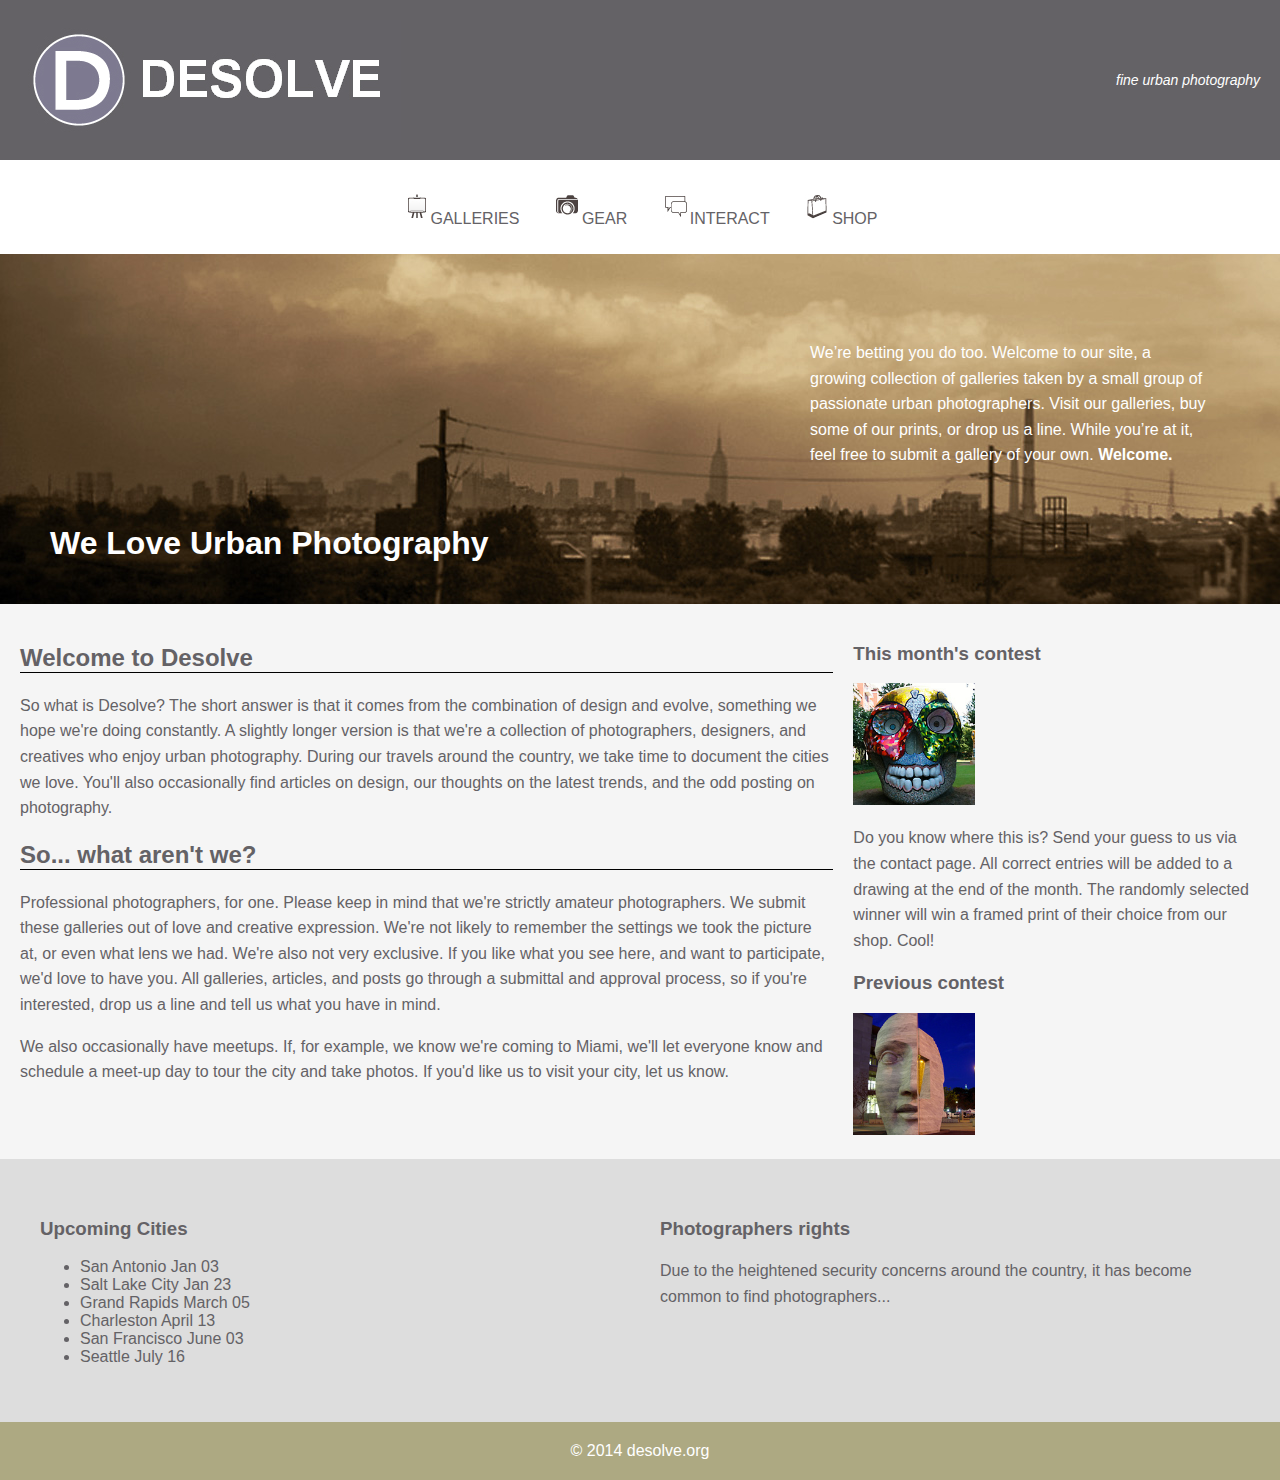
<file: AWEBDES-Prelim-Girasol/index.html>
<!DOCTYPE html>
<html lang="en">
<head>
    <meta charset="UTF-8">
    <meta name="viewport" content="width=device-width, initial-scale=1.0">
    <title>Desolve - Urban Photography</title>
    <link rel="stylesheet" href="style.css">
</head>
<body>
    <header>
        <img src="images/logo (3).jpg">
        <div class="tagline">fine urban photography</div>
    </header>

    <nav>
        <ul>
            <li><img src="images/nav_galleries (2).jpg">GALLERIES</a></li>
            <li><img src="images/nav_gear (2).jpg">GEAR</a></li>
            <li><img src="images/nav_interact (3).jpg">INTERACT</a></li>
            <li><img src="images/nav_shop (3).jpg">SHOP</a></li>
        </ul>
    </nav>

    <div class="hero">
        <div class="text-content">
          <p>We’re betting you do too. Welcome to our site, a growing collection of galleries taken by a small group of passionate urban photographers. Visit our galleries, buy some of our prints, or drop us a line. While you’re at it, feel free to submit a gallery of your own. <strong>Welcome.</strong></p>
        </div>
        <h1>We Love Urban Photography</h1>
      </div>
    <main>
        <section class="content">
            <article>
                <h2 class="line">Welcome to Desolve</h2>
                <p>So what is Desolve? The short answer is that it comes from the combination of design and evolve, something we hope we're doing constantly. 
                    A slightly longer version is that we're a collection of photographers, designers, and creatives who enjoy urban photography. During our travels around the country,
                     we take time to document the cities we love. You'll also occasionally find articles on design, our thoughts on the latest trends, and the odd posting on photography.</p>
            </article>

            <article>
                <h2 class="line">So... what aren't we?</h2>
                <p>Professional photographers, for one. Please keep in mind that we're strictly amateur photographers. We submit these galleries out of love and creative expression. 
                    We're not likely to remember the settings we took the picture at, or even what lens we had. We're also not very exclusive. If you like what you see here, and want to participate,
                     we'd love to have you. All galleries, articles, 
                    and posts go through a submittal and approval process, so if you're interested, drop us a line and tell us what you have in mind.</p>
                    <p>We also occasionally have meetups. If, for example, we know we're coming to Miami,
                     we'll let everyone know and schedule a meet-up day to tour the city and take photos. If you'd like us to visit your city, let us know.</p>
            </article>
        </section>

        <aside>
            <div class="contest">
                <h3>This month's contest</h3>
                <img src="images/contest (1).jpg" alt="Contest Image">
                <p>Do you know where this is? Send your guess to us via the contact page. All correct entries will be added to a drawing at the end of the month. The randomly selected winner will win a framed print of their choice from our shop. Cool!</p>
            </div>
            <div class="previous-contest">
                <h3>Previous contest</h3>
                <img src="images/previous (3).jpg" alt="Previous Contest Image">
            </div>
        </aside>
    </main>

    <section class="info">
        <div class="upcoming">
            <h3>Upcoming Cities</h3>
            <ul>
                <li>San Antonio Jan 03</li>
                <li>Salt Lake City Jan 23</li>
                <li>Grand Rapids March 05</li>
                <li>Charleston April 13</li>
                <li>San Francisco June 03</li>
                <li>Seattle July 16</li>
            </ul>
        </div>

        <div class="rights">
            <h3>Photographers rights</h3>
            <p>Due to the heightened security concerns around the country, it has become common to find photographers...</p>
        </div>
    </section>

    <footer>
        &copy; 2014 desolve.org
    </footer>
</body>
</html>
</file>
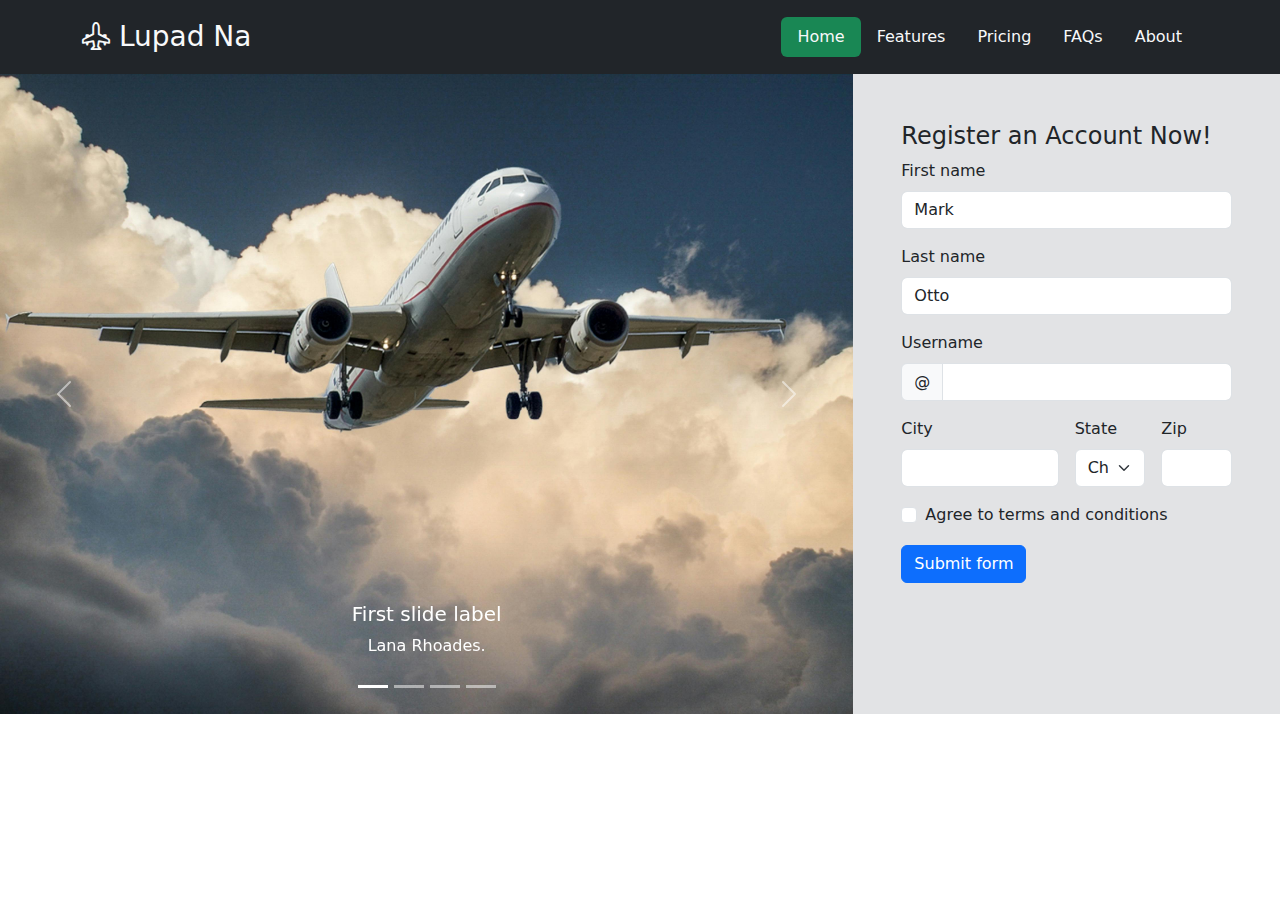
<file: week5/index.html>
<!doctype html>
<html lang="en">
  <head>
    <meta charset="utf-8">
    <meta name="viewport" content="width=device-width, initial-scale=1">
    <title>Bootstrap demo</title>
    <link href="https://cdn.jsdelivr.net/npm/bootstrap@5.3.3/dist/css/bootstrap.min.css" rel="stylesheet" integrity="sha384-QWTKZyjpPEjISv5WaRU9OFeRpok6YctnYmDr5pNlyT2bRjXh0JMhjY6hW+ALEwIH" crossorigin="anonymous">
    <link rel="stylesheet" href="https://cdn.jsdelivr.net/npm/bootstrap-icons@1.11.3/font/bootstrap-icons.min.css">
  </head>
  <body>
    <nav class="bg-dark p-3">
        <div class="container">
          <header class="d-flex justify-content-between align-items-center">
            <a href="#" class="text-light text-decoration-none fs-3">
                <i class="bi bi-airplane-engines"></i> Lupad Na
            </a>
            <ul class="nav nav-pills">
              <li class="nav-item">
                <a class= "nav-link link-light text-bg-success active" aria-current="page" href="#">Home</a>
              </li>
              <li class="nav-item">
                <a class="nav-link link-light" href="#">Features</a>
              </li>
              <li class="nav-item">
                <a class="nav-link link-light" href="#">Pricing</a>
              <li class="nav-item">
                <a class="nav-link link-light" href="#">FAQs</a> 
              <li class="nav-item">
                <a class="nav-link link-light" href="#">About</a> 
              </li>
            </ul>
          </header>
        </div>
    </nav>
    <div class="hero">
      <div class="container-fluid g-0">
        <div class="row g-0">
            <div class="col-8">
              <div id="carouselExampleCaptions" class="carousel slide">
                <div class="carousel-indicators">
                  <button type="button" data-bs-target="#carouselExampleCaptions" data-bs-slide-to="0" class="active" aria-current="true" aria-label="Slide 1"></button>
                  <button type="button" data-bs-target="#carouselExampleCaptions" data-bs-slide-to="1" aria-label="Slide 2"></button>
                  <button type="button" data-bs-target="#carouselExampleCaptions" data-bs-slide-to="2" aria-label="Slide 3"></button>
                  <button type="button" data-bs-target="#carouselExampleCaptions" data-bs-slide-to="3" aria-label="Slide 4"></button>
                </div>
                <div class="carousel-inner">
                  <div class="carousel-item active">
                    <img src="images/pic1.jpg" class="d-block w-100" alt="...">
                    <div class="carousel-caption d-none d-md-block">
                      <h5>First slide label</h5>
                      <p>Lana Rhoades.</p>
                    </div>
                  </div>
                  <div class="carousel-item">
                    <img src="images/pic2.jpg" class="d-block w-100" alt="...">
                    <div class="carousel-caption d-none d-md-block">
                      <h5>Second slide label</h5>
                      <p>Cutie Kim.</p>
                    </div>
                  </div>
                  <div class="carousel-item">
                    <img src="images/pic3.jpg" class="d-block w-100" alt="...">
                    <div class="carousel-caption d-none d-md-block">
                      <h5>Third slide label</h5>
                      <p>Lana Rhoullete.</p>
                    </div>
                  </div>
                  <div class="carousel-item">
                    <img src="images/pic4.jpg" class="d-block w-100" alt="...">
                    <div class="carousel-caption d-none d-md-block">
                      <h5>Fourth slide label</h5>
                      <p>Lana Rhoullete.</p>
                    </div>
                  </div>
                </div>
                <button class="carousel-control-prev" type="button" data-bs-target="#carouselExampleCaptions" data-bs-slide="prev">
                  <span class="carousel-control-prev-icon" aria-hidden="true"></span>
                  <span class="visually-hidden">Previous</span>
                </button>
                <button class="carousel-control-next" type="button" data-bs-target="#carouselExampleCaptions" data-bs-slide="next">
                  <span class="carousel-control-next-icon" aria-hidden="true"></span>
                  <span class="visually-hidden">Next</span>
                </button>
              </div>
            </div>
            <div class="col-4 bg-secondary-subtle p-5 d-flex flex-column justify-content-cneter">
              <h4>Register an Account Now!</h4>
              <form class="row g-3 needs-validation" novalidate>
                <div class="col-12">
                  <label for="validationCustom01" class="form-label">First name</label>
                  <input type="text" class="form-control" id="validationCustom01" value="Mark" required>
                  <div class="valid-feedback">
                    Looks good!
                  </div>
                </div>
                <div class="col-12">
                  <label for="validationCustom02" class="form-label">Last name</label>
                  <input type="text" class="form-control" id="validationCustom02" value="Otto" required>
                  <div class="valid-feedback">
                    Looks good!
                  </div>
                </div>
                <div class="col-12">
                  <label for="validationCustomUsername" class="form-label">Username</label>
                  <div class="input-group has-validation">
                    <span class="input-group-text" id="inputGroupPrepend">@</span>
                    <input type="text" class="form-control" id="validationCustomUsername" aria-describedby="inputGroupPrepend" required>
                    <div class="invalid-feedback">
                      Please choose a username.
                    </div>
                  </div>
                </div>
                <div class="col-md-6">
                  <label for="validationCustom03" class="form-label">City</label>
                  <input type="text" class="form-control" id="validationCustom03" required>
                  <div class="invalid-feedback">
                    Please provide a valid city.
                  </div>
                </div>
                <div class="col-md-3">
                  <label for="validationCustom04" class="form-label">State</label>
                  <select class="form-select" id="validationCustom04" required>
                    <option selected disabled value="">Choose...</option>
                    <option>...</option>
                  </select>
                  <div class="invalid-feedback">
                    Please select a valid state.
                  </div>
                </div>
                <div class="col-md-3">
                  <label for="validationCustom05" class="form-label">Zip</label>
                  <input type="text" class="form-control" id="validationCustom05" required>
                  <div class="invalid-feedback">
                    Please provide a valid zip.
                  </div>
                </div>
                <div class="col-12">
                  <div class="form-check">
                    <input class="form-check-input" type="checkbox" value="" id="invalidCheck" required>
                    <label class="form-check-label" for="invalidCheck">
                      Agree to terms and conditions
                    </label>
                    <div class="invalid-feedback">
                      You must agree before submitting.
                    </div>
                  </div>
                </div>
                <div class="col-12">
                  <button class="btn btn-primary" type="submit">Submit form</button>
                </div>
              </form>
            </div>
              <form class="row g-3 needs-validation" novalidate>

              </form> 
        </div>  
      </div>
    </div>
    <script src="https://cdn.jsdelivr.net/npm/bootstrap@5.3.3/dist/js/bootstrap.bundle.min.js" integrity="sha384-YvpcrYf0tY3lHB60NNkmXc5s9fDVZLESaAA55NDzOxhy9GkcIdslK1eN7N6jIeHz" crossorigin="anonymous"></script>
  </body>
</html>
</file>
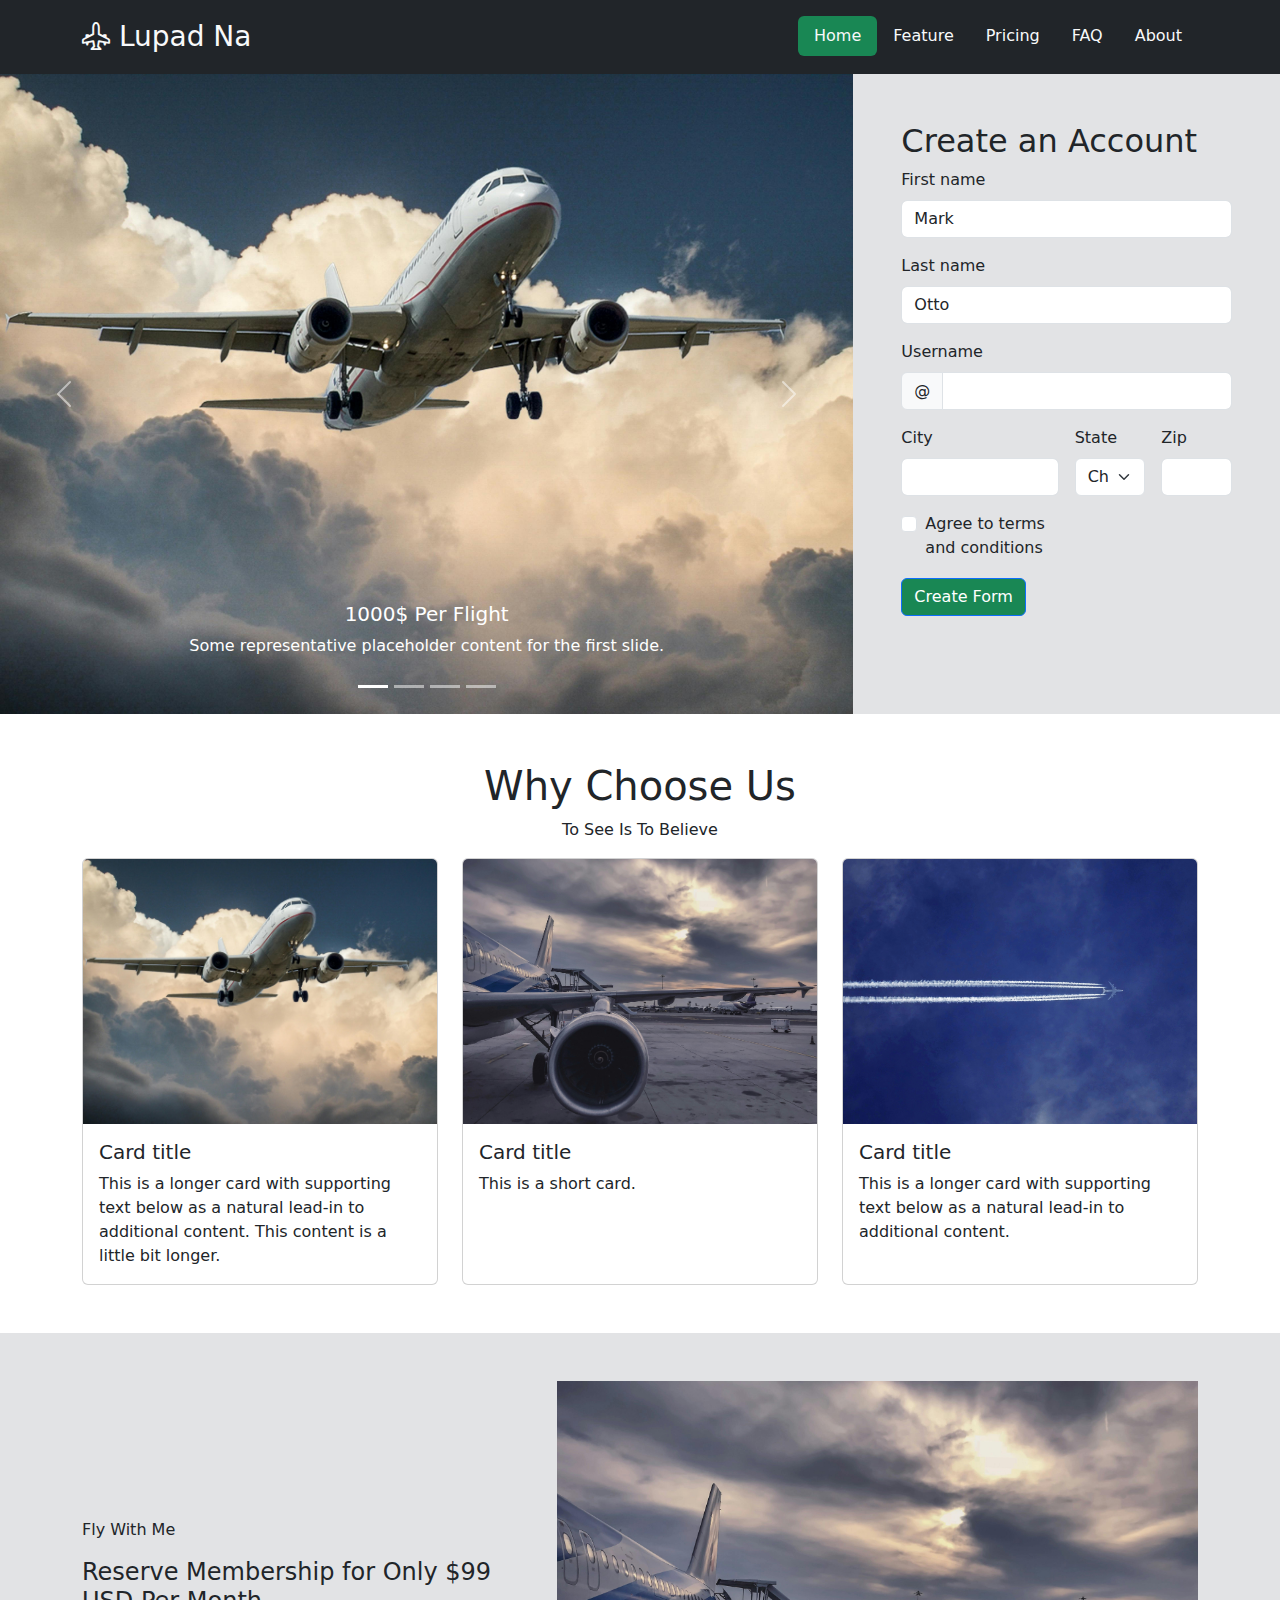
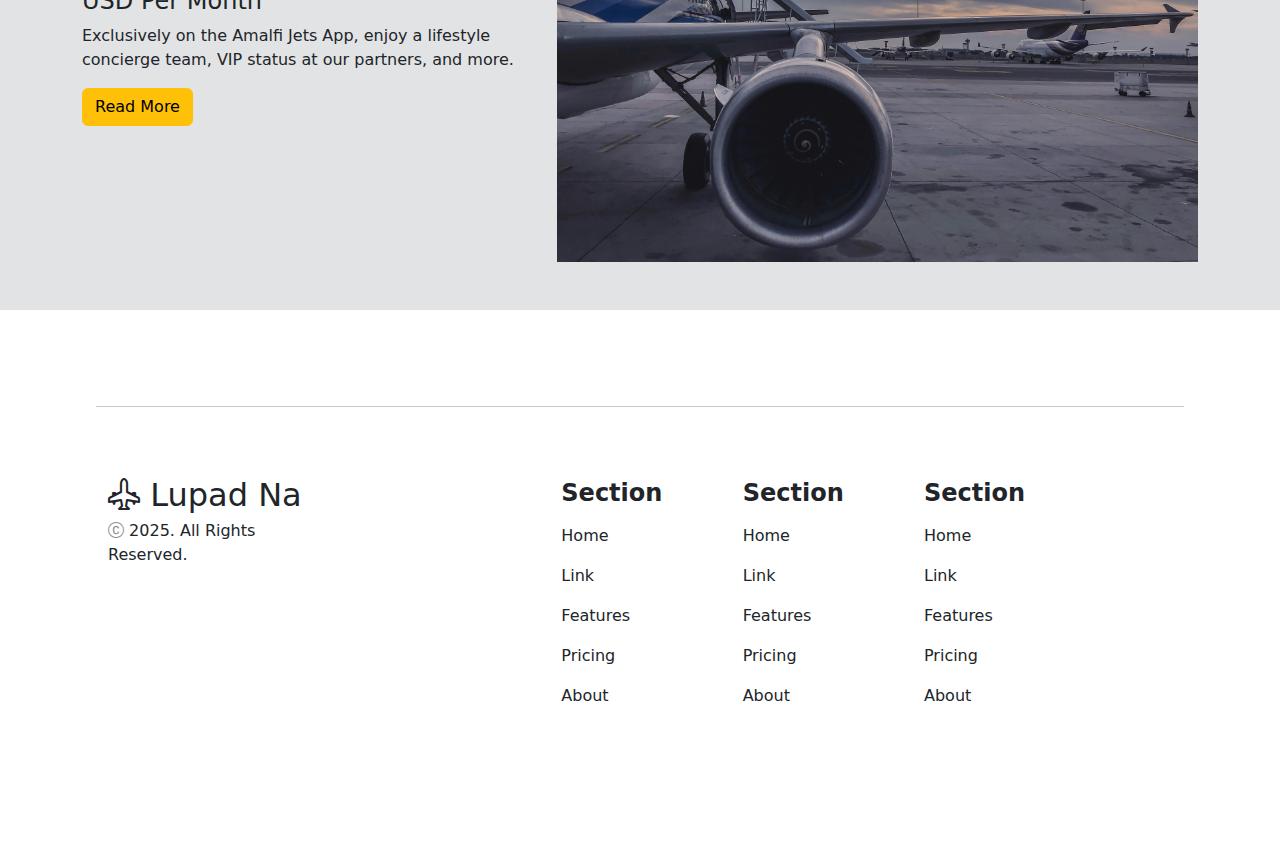
<file: week6/index.html>
<!doctype html>
<html lang="en">
  <head>
    <meta charset="utf-8">
    <meta name="viewport" content="width=device-width, initial-scale=1">
    <title>Lupad Na</title>
    <link href="https://cdn.jsdelivr.net/npm/bootstrap@5.3.3/dist/css/bootstrap.min.css" rel="stylesheet">
    <link rel="stylesheet" href="https://cdn.jsdelivr.net/npm/bootstrap-icons@1.11.3/font/bootstrap-icons.min.css">
  </head>
  <body>
    <section class="bg-dark p-3">
        <div class="container d-flex justify-content-between">
            <a href="#" class="link-light text-decoration-none fs-3">
                <i class="bi bi-airplane-engines"></i> Lupad Na
            </a>
            <ul class="nav nav-pills">
                <li class="nav-item">
                  <a class="nav-link link-light text-bg-success active" aria-current="page" href="#">Home</a>
                </li>
                <li class="nav-item">
                  <a class="link-light nav-link" href="#">Feature</a>
                </li>
                <li class="nav-item">
                  <a class="link-light nav-link" href="#">Pricing</a>
                </li>
                <li class="nav-item">
                  <a class="link-light nav-link" href="#">FAQ</a>
                </li>
                <li class="nav-item">
                  <a class="link-light nav-link" href="#">About</a>
                </li>
              </ul>
        </div>
    </section>

    <section class="banner">
        <div class="container-fluid p-0">
            <div class="row g-0">
                <div class="col-8">
                    <div id="carouselExampleCaptions" class="carousel slide">
                        <div class="carousel-indicators">
                          <button type="button" data-bs-target="#carouselExampleCaptions" data-bs-slide-to="0" class="active" aria-current="true" aria-label="Slide 1"></button>
                          <button type="button" data-bs-target="#carouselExampleCaptions" data-bs-slide-to="1" aria-label="Slide 2"></button>
                          <button type="button" data-bs-target="#carouselExampleCaptions" data-bs-slide-to="2" aria-label="Slide 3"></button>
                          <button type="button" data-bs-target="#carouselExampleCaptions" data-bs-slide-to="3" aria-label="Slide 4"></button>
                        </div>
                        <div class="carousel-inner">
                          <div class="carousel-item active">
                            <img src="images/pic1.jpg" class="d-block w-100" alt="...">
                            <div class="carousel-caption d-none d-md-block">
                              <h5>1000$ Per Flight</h5>
                              <p>Some representative placeholder content for the first slide.</p>
                            </div>
                          </div>
                          <div class="carousel-item">
                            <img src="images/pic2.jpg" class="d-block w-100" alt="...">
                            <div class="carousel-caption d-none d-md-block">
                              <h5>2000$ Per Flight</h5>
                              <p>Some representative placeholder content for the second slide.</p>
                            </div>
                          </div>
                          <div class="carousel-item">
                            <img src="images/pic3.jpg" class="d-block w-100" alt="...">
                            <div class="carousel-caption d-none d-md-block">
                              <h5>3000$ Per Flight</h5>
                              <p>Some representative placeholder content for the third slide.</p>
                            </div>
                          </div>
                          <div class="carousel-item">
                            <img src="images/pic4.jpg" class="d-block w-100" alt="...">
                            <div class="carousel-caption d-none d-md-block">
                              <h5>3000$ Per Flight</h5>
                              <p>Some representative placeholder content for the third slide.</p>
                            </div>
                          </div>
                        </div>
                        <button class="carousel-control-prev" type="button" data-bs-target="#carouselExampleCaptions" data-bs-slide="prev">
                          <span class="carousel-control-prev-icon" aria-hidden="true"></span>
                          <span class="visually-hidden">Previous</span>
                        </button>
                        <button class="carousel-control-next" type="button" data-bs-target="#carouselExampleCaptions" data-bs-slide="next">
                          <span class="carousel-control-next-icon" aria-hidden="true"></span>
                          <span class="visually-hidden">Next</span>
                        </button>
                      </div>
                </div>
                <div class="col-4 p-5 bg-secondary-subtle">
                    <h2>Create an Account</h2>
                    <form class="row g-3 needs-validation" novalidate>
                        <div class="col-12">
                        <label for="validationCustom01" class="form-label">First name</label>
                        <input type="text" class="form-control" id="validationCustom01" value="Mark" required>
                        <div class="valid-feedback">
                            Looks good!
                        </div>
                        </div>
                        <div class="col-12">
                        <label for="validationCustom02" class="form-label">Last name</label>
                        <input type="text" class="form-control" id="validationCustom02" value="Otto" required>
                        <div class="valid-feedback">
                            Looks good!
                        </div>
                        </div>
                        <div class="col-12">
                        <label for="validationCustomUsername" class="form-label">Username</label>
                        <div class="input-group has-validation">
                            <span class="input-group-text" id="inputGroupPrepend">@</span>
                            <input type="text" class="form-control" id="validationCustomUsername" aria-describedby="inputGroupPrepend" required>
                            <div class="invalid-feedback">
                            Please choose a username.
                            </div>
                        </div>
                        </div>
                        <div class="col-6">
                        <label for="validationCustom03" class="form-label">City</label>
                        <input type="text" class="form-control" id="validationCustom03" required>
                        <div class="invalid-feedback">
                            Please provide a valid city.
                        </div>
                        </div>
                        <div class="col-3">
                        <label for="validationCustom04" class="form-label">State</label>
                        <select class="form-select" id="validationCustom04" required>
                            <option selected disabled value="">Choose...</option>
                            <option>...</option>
                        </select>
                        <div class="invalid-feedback">
                            Please select a valid state.
                        </div>
                        </div>
                        <div class="col-3">
                        <label for="validationCustom05" class="form-label">Zip</label>
                        <input type="text" class="form-control" id="validationCustom05" required>
                        <div class="invalid-feedback">
                            Please provide a valid zip.
                        </div>
                        </div>
                        <div class="col-6">
                        <div class="form-check">
                            <input class="form-check-input" type="checkbox" value="" id="invalidCheck" required>
                            <label class="form-check-label" for="invalidCheck">
                            Agree to terms and conditions
                            </label>
                            <div class="invalid-feedback">
                            You must agree before submitting.
                            </div>
                        </div>
                        </div>
                        <div class="col-8 ">
                        <button class="btn btn-primary bg-success" type="submit">Create Form</button>
                        </div>
                    </form>
                </div>
            </div>
        </div>
    </section>

    <section class="p-5">
        <div class="container">
            <h1 class="text-center">Why Choose Us</h1>
                <p class="text-center">To See Is To Believe</p>
                
                <div class="row row-cols-1 row-cols-md-3 g-4">
                    <div class="col">
                      <div class="card h-100">
                        <img src="./images/pic1.jpg" class="card-img-top" alt="...">
                        <div class="card-body">
                          <h5 class="card-title">Card title</h5>
                          <p class="card-text">This is a longer card with supporting text below as a natural lead-in to additional content. This content is a little bit longer.</p>
                        </div>
                      </div>
                    </div>
                    <div class="col">
                      <div class="card h-100">
                        <img src="./images/pic2.jpg" class="card-img-top" alt="...">
                        <div class="card-body">
                          <h5 class="card-title">Card title</h5>
                          <p class="card-text">This is a short card.</p>
                        </div>
                      </div>
                    </div>
                    <div class="col">
                      <div class="card h-100">
                        <img src="./images/pic3.jpg" class="card-img-top" alt="...">
                        <div class="card-body">
                          <h5 class="card-title">Card title</h5>
                          <p class="card-text">This is a longer card with supporting text below as a natural lead-in to additional content.</p>
                        </div>
                      </div>
                    </div>
                  </div>
        </div>
    </section>
    

    <section class="py-5 bg-secondary-subtle">
        <div class="container">
            <div class="row align-items-center">
                <div class="col-5">
                    <p class="fs-6">Fly With Me</p>
                    <h4>Reserve Membership for Only $99 USD Per Month</h4>
                    <p>Exclusively on the Amalfi Jets App, enjoy a lifestyle concierge team, VIP status at our partners, and more.</p>
                    <button type="button" class="btn btn-warning">Read More</button>
                </div>
                <div class="col-7">
                    <img src="images/pic2.jpg" class="img-fluid w-100" alt="...">
                </div>
            </div>
        </div>
    </section>
    
    <div class="row m-5 p-5">
      <hr>
      
      <div class="col-5 py-5">
        <a href="#" class="text-dark text-decoration-none fs-2">
          <i class="bi bi-airplane-engines"></i> Lupad Na
        </a>
        <p><i class="bi bi-c-circle text-body-tertiary"></i> 2025. All Rights<br>Reserved.</p>
      </div>
      <div class="col-2 py-5">
        <h4 class="py-2"><b>Section</b></h4>
        <p>Home</p>
        <p>Link</p>
        <p>Features</p>
        <p>Pricing</p>
        <p>About</p>
      </div>
      <div class="col-2 py-5">
        <h4 class="py-2"><b>Section</b></h4>

        <p>Home</p>
        <p>Link</p>
        <p>Features</p>
        <p>Pricing</p>
        <p>About</p>
      </div>
      <div class="col-2 py-5">
        <h4 class="py-2"><b>Section</b></h4>

        <p>Home</p>
        <p>Link</p>
        <p>Features</p>
        <p>Pricing</p>
        <p>About</p>
      </div>
    </div>

    <script src="https://cdn.jsdelivr.net/npm/bootstrap@5.3.3/dist/js/bootstrap.bundle.min.js" integrity="sha384-YvpcrYf0tY3lHB60NNkmXc5s9fDVZLESaAA55NDzOxhy9GkcIdslK1eN7N6jIeHz" crossorigin="anonymous"></script>
  </body>
</html>
</file>
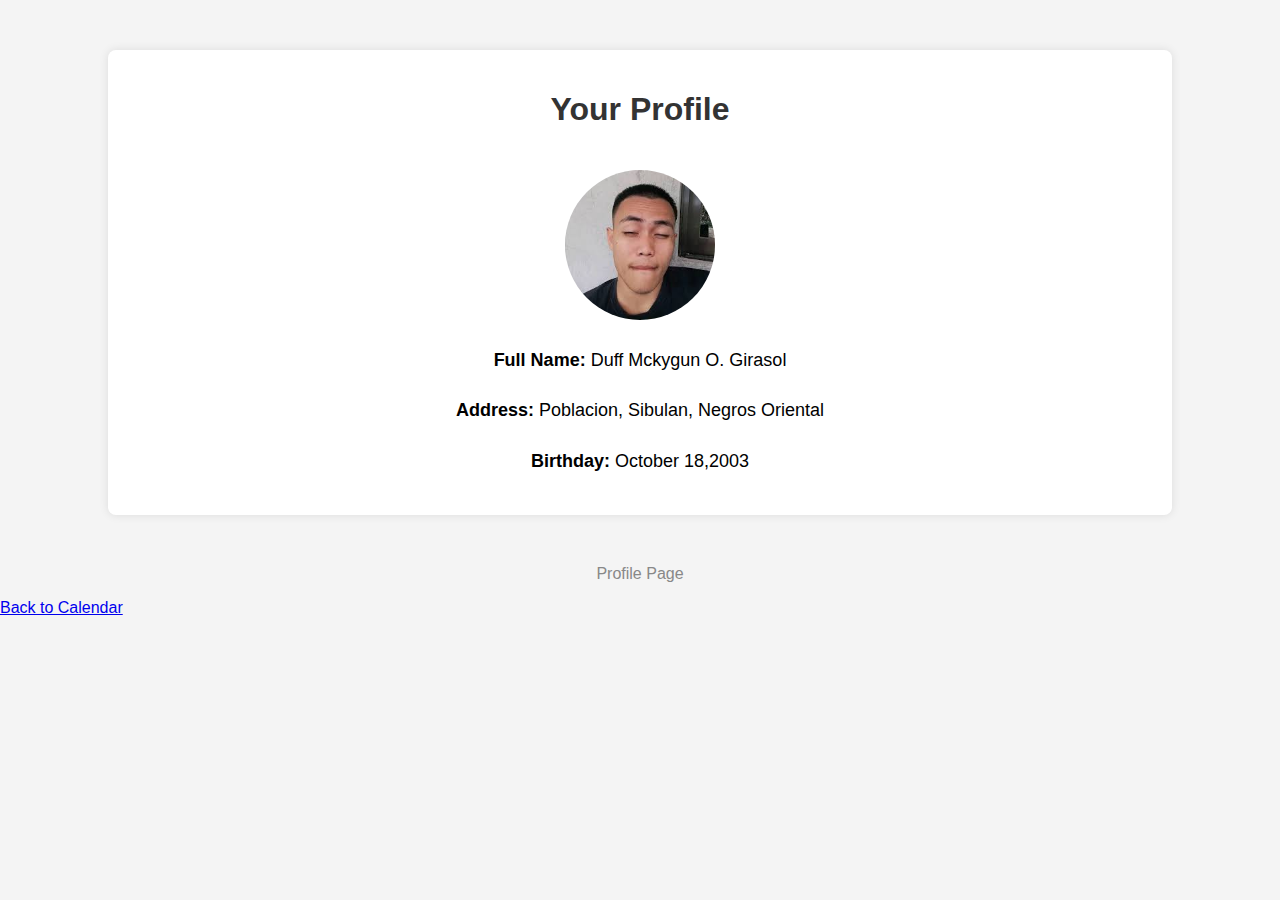
<file: profile.html>
<!DOCTYPE html>
<html lang="en">
<head>
    <meta charset="UTF-8">
    <meta name="viewport" content="width=device-width, initial-scale=1.0">
    <title>Profile</title>
    <style>
        body {
            font-family: Arial, sans-serif;
            margin: 0;
            padding: 0;
            background-color: #f4f4f4;
        }
        .container {
            width: 80%;
            margin: 50px auto;
            background-color: white;
            padding: 20px;
            border-radius: 8px;
            box-shadow: 0 0 10px rgba(0, 0, 0, 0.1);
            text-align: center;
        }
        h1 {
            color: #333;
        }
        .profile-info {
            font-size: 18px;
            line-height: 1.8;
            margin-top: 20px;
        }
        .profile-info span {
            font-weight: bold;
        }
        .profile-image {
            width: 150px;
            height: 150px;
            border-radius: 50%;
            margin-top: 20px;
            object-fit: cover;
        }
        .footer {
            text-align: center;
            margin-top: 30px;
            color: #888;
        }
    </style>
</head>
<body>

    <div class="container">
        <h1>Your Profile</h1>

        <img class="profile-image" src="images.jpg" alt="Your Profile Picture">

        <div class="profile-info">
            <p><span>Full Name:</span> Duff Mckygun O. Girasol</p>
            <p><span>Address:</span> Poblacion, Sibulan, Negros Oriental</p>
            <p><span>Birthday:</span> October 18,2003</p>
        </div>
    </div>

    <div class="footer">
        <p>Profile Page</p>
    </div>
    <a href="index.html"> Back to Calendar</a> 
</html>
</file>
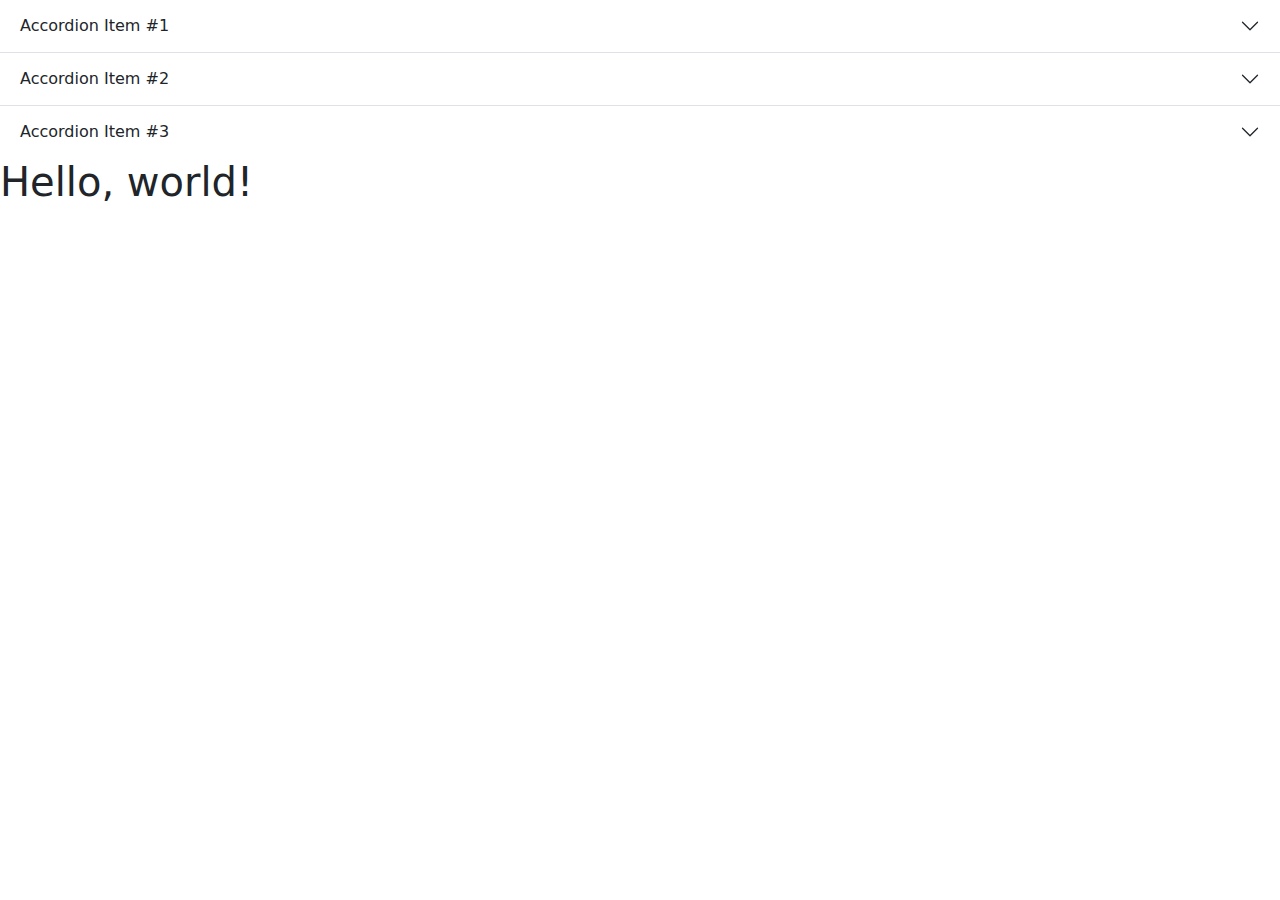
<file: week 3/bootstrap/Accordion.html>
<!doctype html>
<html lang="en">
  <head>
    <meta charset="utf-8">
    <meta name="viewport" content="width=device-width, initial-scale=1">
    <title>Bootstrap demo</title>
    <link href="https://cdn.jsdelivr.net/npm/bootstrap@5.3.3/dist/css/bootstrap.min.css" rel="stylesheet" integrity="sha384-QWTKZyjpPEjISv5WaRU9OFeRpok6YctnYmDr5pNlyT2bRjXh0JMhjY6hW+ALEwIH" crossorigin="anonymous">
  </head>
  <body>
    <div class="accordion accordion-flush" id="accordionFlushExample">
        <div class="accordion-item">
          <h2 class="accordion-header">
            <button class="accordion-button collapsed" type="button" data-bs-toggle="collapse" data-bs-target="#flush-collapseOne" aria-expanded="false" aria-controls="flush-collapseOne">
              Accordion Item #1
            </button>
          </h2>
          <div id="flush-collapseOne" class="accordion-collapse collapse" data-bs-parent="#accordionFlushExample">
            <div class="accordion-body">Placeholder content for this accordion, which is intended to demonstrate the <code>.accordion-flush</code> class. This is the first item's accordion body.</div>
          </div>
        </div>
        <div class="accordion-item">
          <h2 class="accordion-header">
            <button class="accordion-button collapsed" type="button" data-bs-toggle="collapse" data-bs-target="#flush-collapseTwo" aria-expanded="false" aria-controls="flush-collapseTwo">
              Accordion Item #2
            </button>
          </h2>
          <div id="flush-collapseTwo" class="accordion-collapse collapse" data-bs-parent="#accordionFlushExample">
            <div class="accordion-body">Placeholder content for this accordion, which is intended to demonstrate the <code>.accordion-flush</code> class. This is the second item's accordion body. Let's imagine this being filled with some actual content.</div>
          </div>
        </div>
        <div class="accordion-item">
          <h2 class="accordion-header">
            <button class="accordion-button collapsed" type="button" data-bs-toggle="collapse" data-bs-target="#flush-collapseThree" aria-expanded="false" aria-controls="flush-collapseThree">
              Accordion Item #3
            </button>
          </h2>
          <div id="flush-collapseThree" class="accordion-collapse collapse" data-bs-parent="#accordionFlushExample">
            <div class="accordion-body">Placeholder content for this accordion, which is intended to demonstrate the <code>.accordion-flush</code> class. This is the third item's accordion body. Nothing more exciting happening here in terms of content, but just filling up the space to make it look, at least at first glance, a bit more representative of how this would look in a real-world application.</div>
          </div>
        </div>
      </div>
    <h1>Hello, world!</h1>
    <script src="https://cdn.jsdelivr.net/npm/bootstrap@5.3.3/dist/js/bootstrap.bundle.min.js" integrity="sha384-YvpcrYf0tY3lHB60NNkmXc5s9fDVZLESaAA55NDzOxhy9GkcIdslK1eN7N6jIeHz" crossorigin="anonymous"></script>
  </body>
</html>
</file>
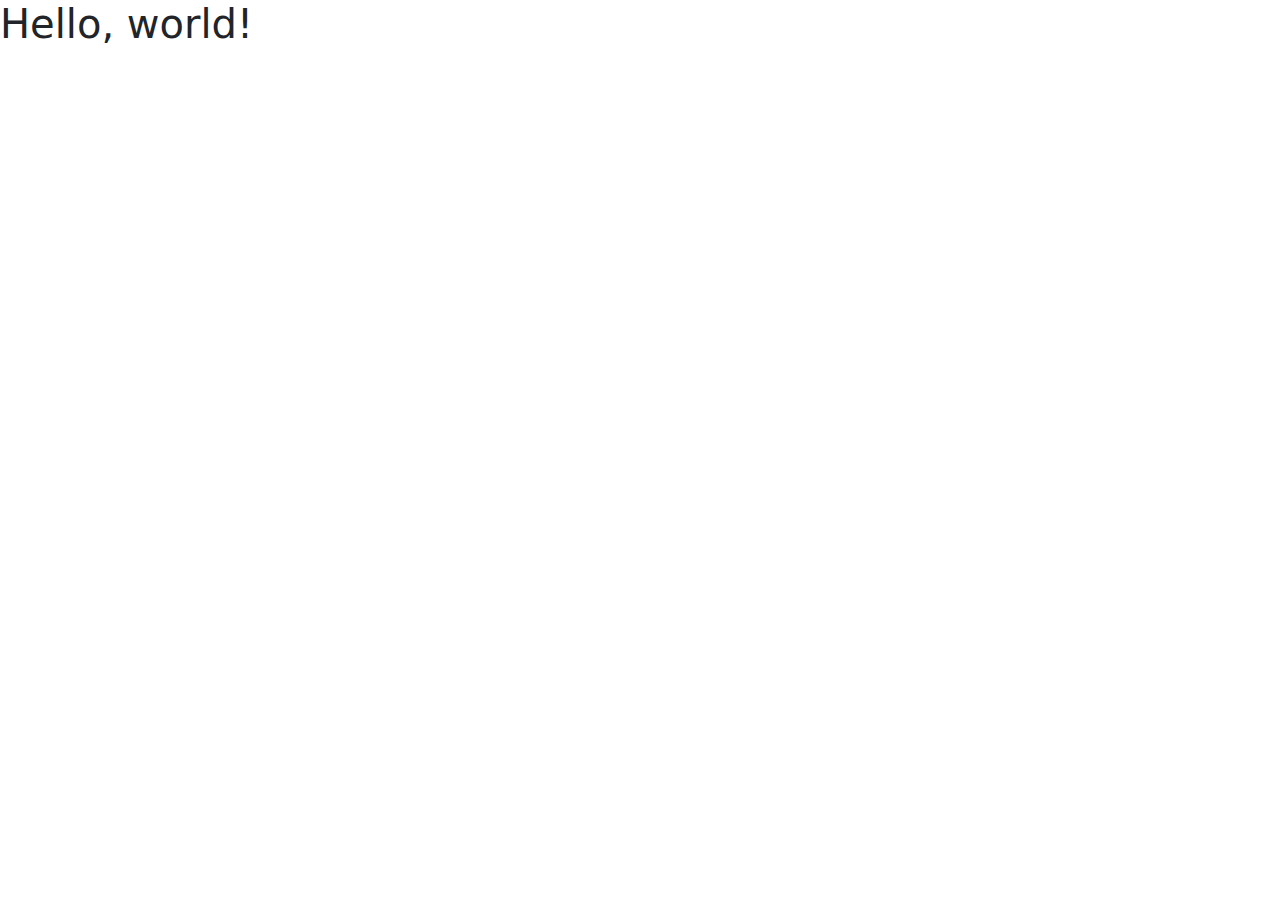
<file: week 3/bootstrap/Carousel.html>
<!doctype html>
<html lang="en">
  <head>
    <meta charset="utf-8">
    <meta name="viewport" content="width=device-width, initial-scale=1">
    <title>Bootstrap demo</title>
    <link href="https://cdn.jsdelivr.net/npm/bootstrap@5.3.3/dist/css/bootstrap.min.css" rel="stylesheet" integrity="sha384-QWTKZyjpPEjISv5WaRU9OFeRpok6YctnYmDr5pNlyT2bRjXh0JMhjY6hW+ALEwIH" crossorigin="anonymous">
  </head>
  <body>
    <h1>Hello, world!</h1>
    <script src="https://cdn.jsdelivr.net/npm/bootstrap@5.3.3/dist/js/bootstrap.bundle.min.js" integrity="sha384-YvpcrYf0tY3lHB60NNkmXc5s9fDVZLESaAA55NDzOxhy9GkcIdslK1eN7N6jIeHz" crossorigin="anonymous"></script>
  </body>
</html>
</file>
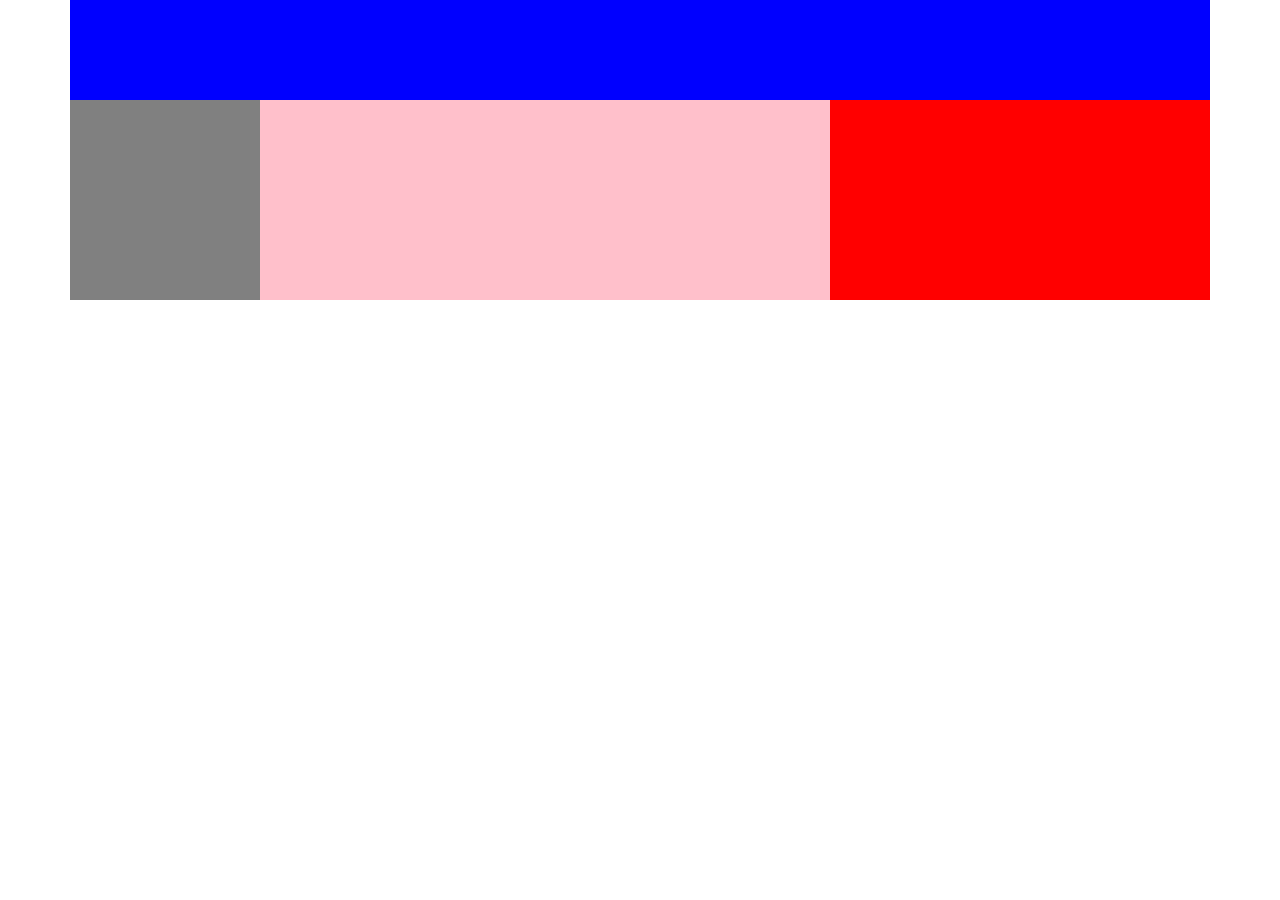
<file: week 3/bootstrap/Layout.html>
<!doctype html>
<html lang="en">
  <head>
    <meta charset="utf-8">
    <meta name="viewport" content="width=device-width, initial-scale=1">
    <title>Bootstrap demo</title>
    <link href="https://cdn.jsdelivr.net/npm/bootstrap@5.3.3/dist/css/bootstrap.min.css" rel="stylesheet" integrity="sha384-QWTKZyjpPEjISv5WaRU9OFeRpok6YctnYmDr5pNlyT2bRjXh0JMhjY6hW+ALEwIH" crossorigin="anonymous">
  </head>
  <style>
    .box{
        height: 100px;
    }
    .box1{
        background-color: blue
    }
    .box2{
        background-color: gray
    }
    .box3{
        background-color: pink
    }
    .box4{
        background-color: red
    }
  </style>
  <body>
    <script src="https://cdn.jsdelivr.net/npm/bootstrap@5.3.3/dist/js/bootstrap.bundle.min.js" integrity="sha384-YvpcrYf0tY3lHB60NNkmXc5s9fDVZLESaAA55NDzOxhy9GkcIdslK1eN7N6jIeHz" crossorigin="anonymous"></script>
  </body>
        <div class="container">
            <div class="row">
                <div class="col-12 box box1"></div>
                <div class="col-2 box box2"></div>
                <div class="col-6 box box3"></div>
                <div class="col-4 box box4"></div>
            </div>   
            <div class="row">
                <div class="col-2 box box2"></div>
                <div class="col-6 box box3"></div>
                <div class="col-4 box box4"></div>
            </div>
            </div>
        </div>
</html>
</file>
<file: AWEBDES-Prelim-Girasol/style.css>
body {
    font-family: Arial, sans-serif;
    margin: 0;
    padding: 0;
    background: #f5f5f5;
    color: #646266;
}

header {
    background: #646266;
    color: white;
    display: flex;
    justify-content: space-between;
    padding: 20px;
    align-items: center;
}

.logo {
    font-size: 24px;
    font-weight: bold;
}

.tagline {
    font-size: 14px;
    font-style: italic;
}

nav {
    background: white;
    padding: 10px;
    text-align: center;
}

nav ul {
    list-style: none;
    padding: 0;
}

nav ul li {
    display: inline;
    margin: 0 15px;
}

nav ul li a {
    text-decoration: none;
    color: #333;
    font-weight: bold;
}

body {
    margin: 0;
    font-family: Arial, sans-serif;
  }
  
  .hero {
    position: relative;
    height: 250px;
    background-image: url('images/gallery_banner\ \(1\).jpg'); 
    background-size: cover;
    background-position: center;
    color: white;
    display: flex;
    flex-direction: column;
    justify-content: space-between;
    padding: 50px;
  }
  
  h1 {
    font-size: 2em;
    margin-bottom: 20px;
  }
  
  .text-content {
    align-self: flex-end; 
    max-width: 400px;
    padding: 20px;
    border-radius: 10px;
  }
  
  p {
    font-size: 1em;
    line-height: 1.6;
  }
  

main {
    display: flex;
    padding: 20px;
}

.content {
    flex: 2;
}

aside {
    flex: 1;
    padding-left: 20px;
}

.contest img, .previous-contest img {
    width: 30%;
    height: auto;
}


.info {
    display: flex;
    justify-content: space-between;
    padding: 20px;
    background: #ddd;
}

.upcoming, .rights {
    flex: 1;
    padding: 20px;
}


footer {
    text-align: center;
    padding: 20px;
    background: #ada982;
    color: white;
}

.right{
    text-align: right;
}
.line{
    border-bottom: 1px solid rgb(0, 0, 0);
}
</file>
